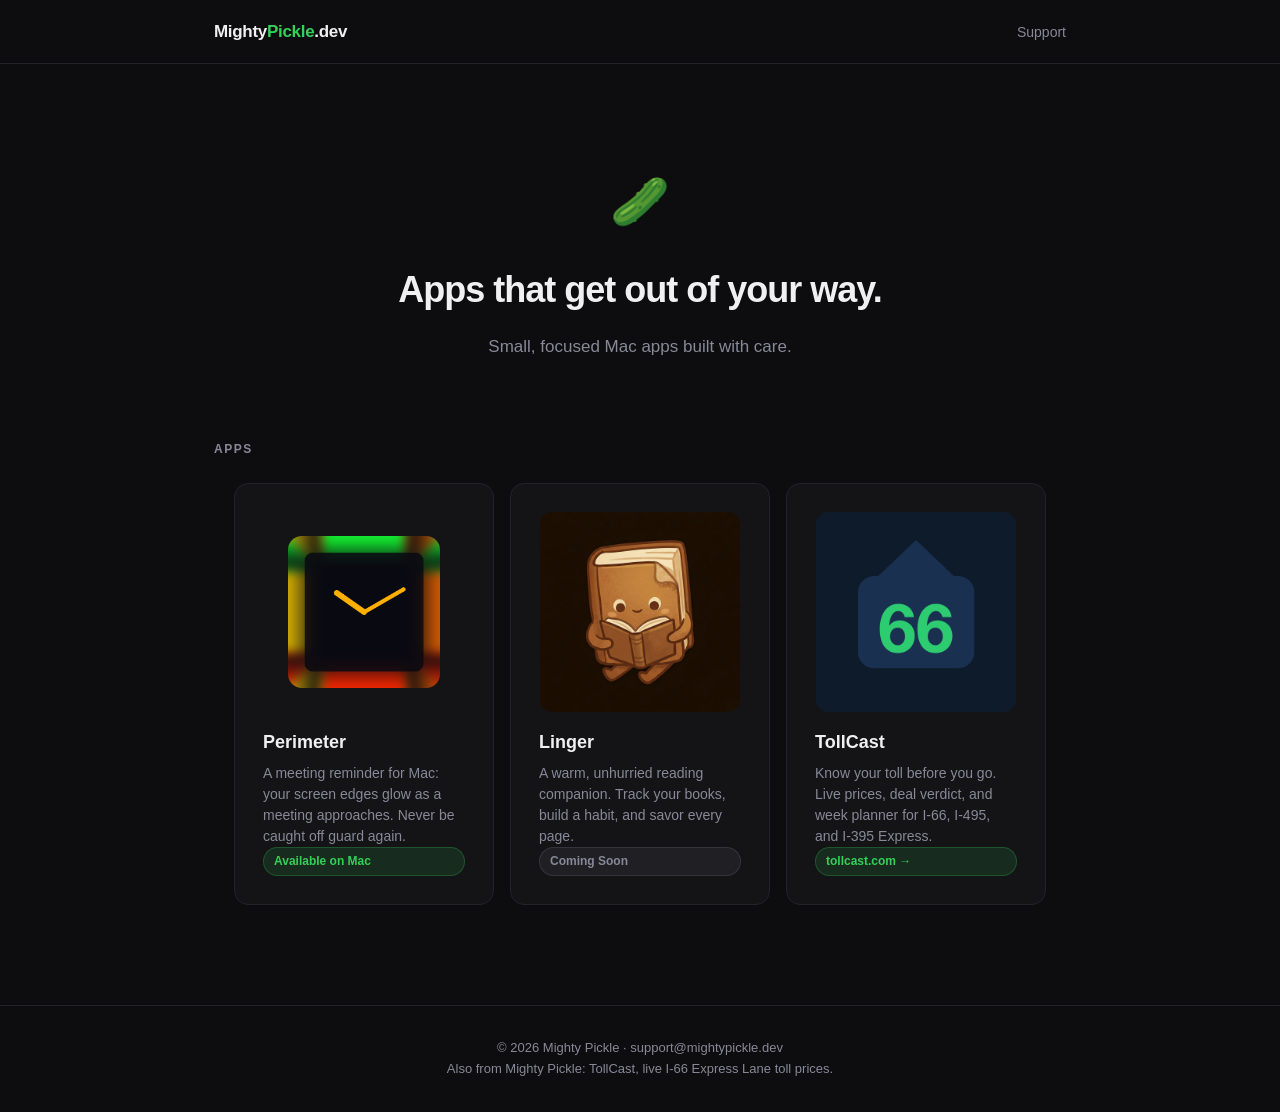
<file: index.html>
<!DOCTYPE html>
<html lang="en">
<head>
  <meta charset="UTF-8">
  <meta name="viewport" content="width=device-width, initial-scale=1.0">
  <title>Mighty Pickle — Perimeter Meeting Reminder for Mac, TollCast</title>
  <meta name="description" content="Small, focused Mac apps by Mighty Pickle, including Perimeter, the Mac meeting reminder that glows your screen edges as meetings approach.">
  <link rel="canonical" href="https://mightypickle.dev/">
  <link rel="stylesheet" href="/css/style.css">
  <!-- Cloudflare Web Analytics --><script defer src="https://static.cloudflareinsights.com/beacon.min.js" data-cf-beacon='{"token": "06ac57bcec62444bad0d1e1e214ded25"}'></script><!-- End Cloudflare Web Analytics -->
</head>
<body>

<nav>
  <div class="inner">
    <span class="wordmark">Mighty<span>Pickle</span>.dev</span>
    <ul>
      <li><a href="mailto:support@mightypickle.dev">Support</a></li>
    </ul>
  </div>
</nav>

<main>
  <section class="index-hero">
    <div class="pickle-logo">🥒</div>
    <h1>Apps that get out of your way.</h1>
    <p>Small, focused Mac apps built with care.</p>
  </section>

  <section class="apps-section">
    <div class="container">
      <h2>Apps</h2>
      <div class="app-grid">

        <a href="/perimeter/" class="app-card">
          <div class="icon"><img src="/perimeter/img/icon.png" alt="Perimeter icon" class="icon-perimeter"></div>
          <h3>Perimeter</h3>
          <p>A meeting reminder for Mac: your screen edges glow as a meeting approaches. Never be caught off guard again.</p>
          <span class="badge">Available on Mac</span>
        </a>

        <div class="app-card">
          <div class="icon"><img src="/linger/img/icon.png" alt="Linger icon"></div>
          <h3>Linger</h3>
          <p>A warm, unhurried reading companion. Track your books, build a habit, and savor every page.</p>
          <span class="badge coming-soon">Coming Soon</span>
        </div>

        <a href="https://tollcast.com" class="app-card">
          <div class="icon"><img src="/tollcast/img/icon.png" alt="TollCast icon"></div>
          <h3>TollCast</h3>
          <p>Know your toll before you go. Live prices, deal verdict, and week planner for I-66, I-495, and I-395 Express.</p>
          <span class="badge">tollcast.com →</span>
        </a>

      </div>
    </div>
  </section>
</main>

<footer>
  <p>© 2026 Mighty Pickle · <a href="mailto:support@mightypickle.dev">support@mightypickle.dev</a></p>
  <p>Also from Mighty Pickle: <a href="https://tollcast.com/">TollCast</a>, live I-66 Express Lane toll prices.</p>
</footer>

</body>
</html>
</file>
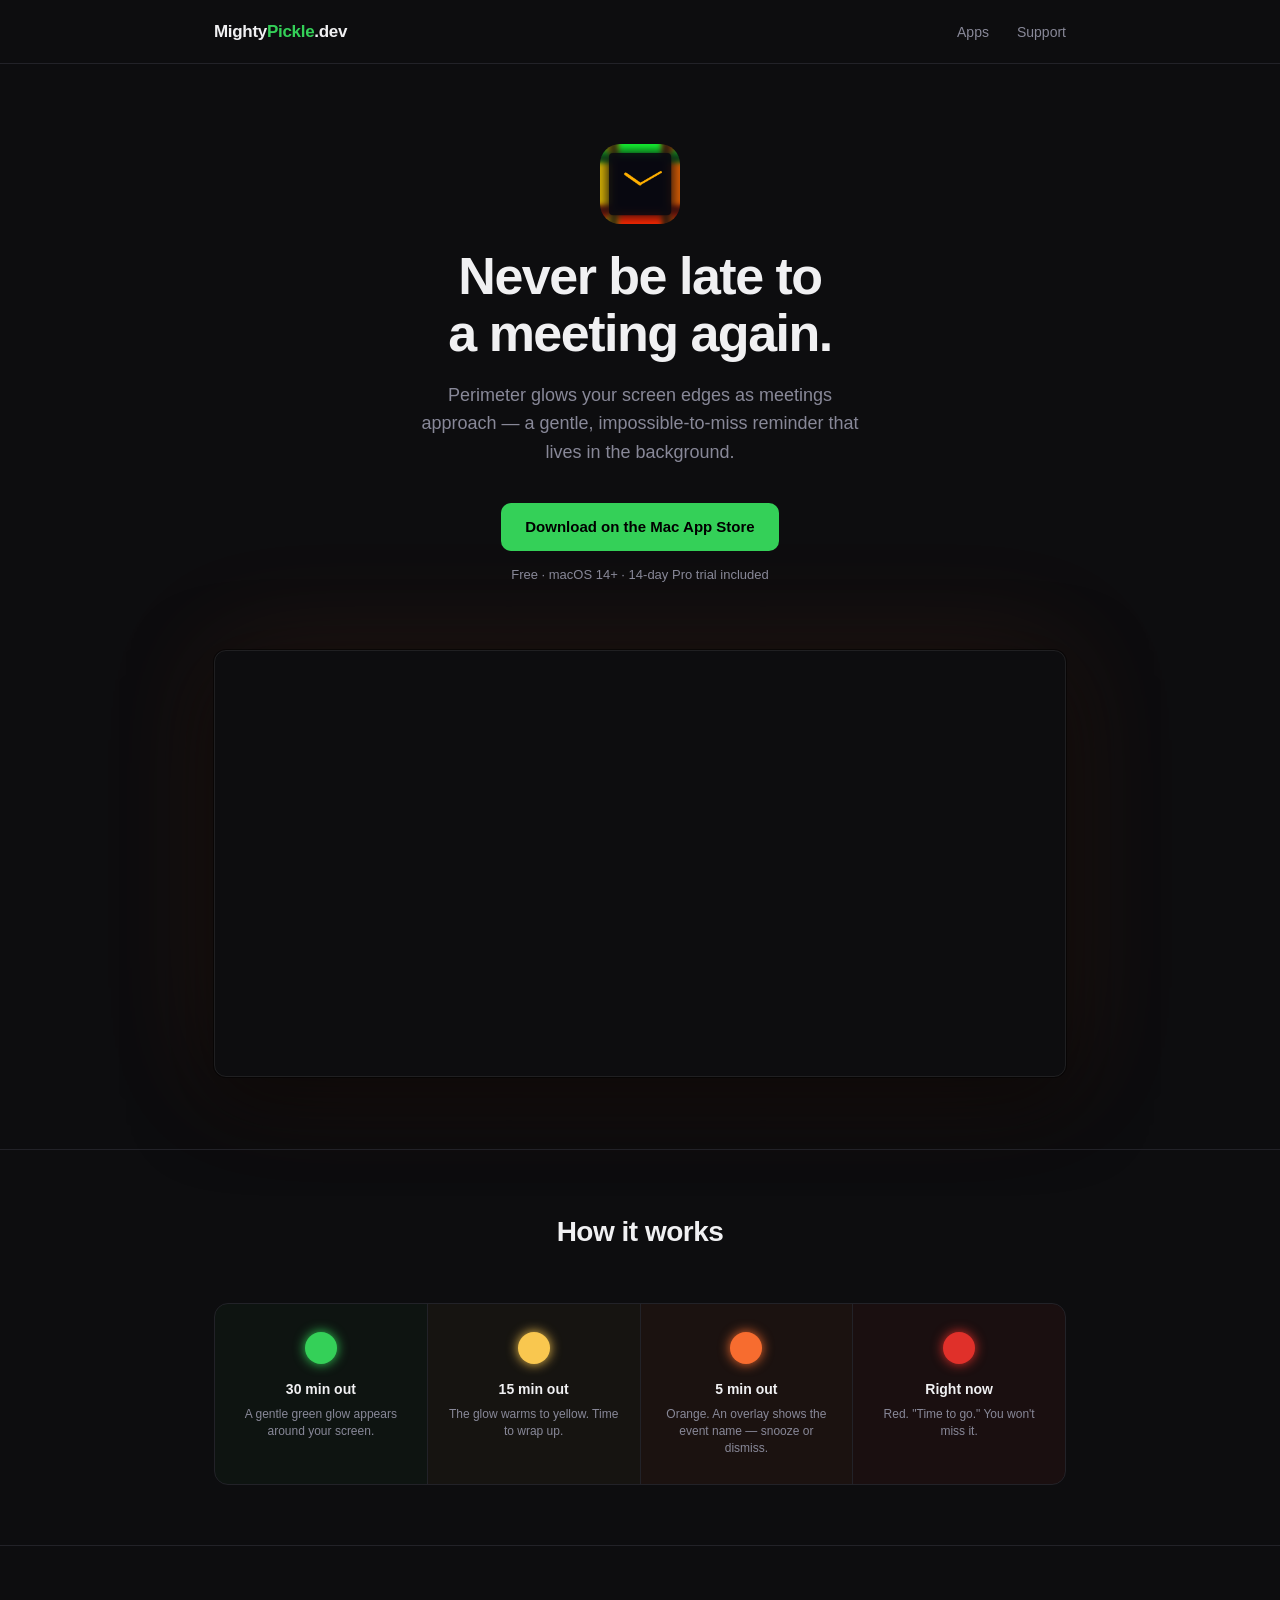
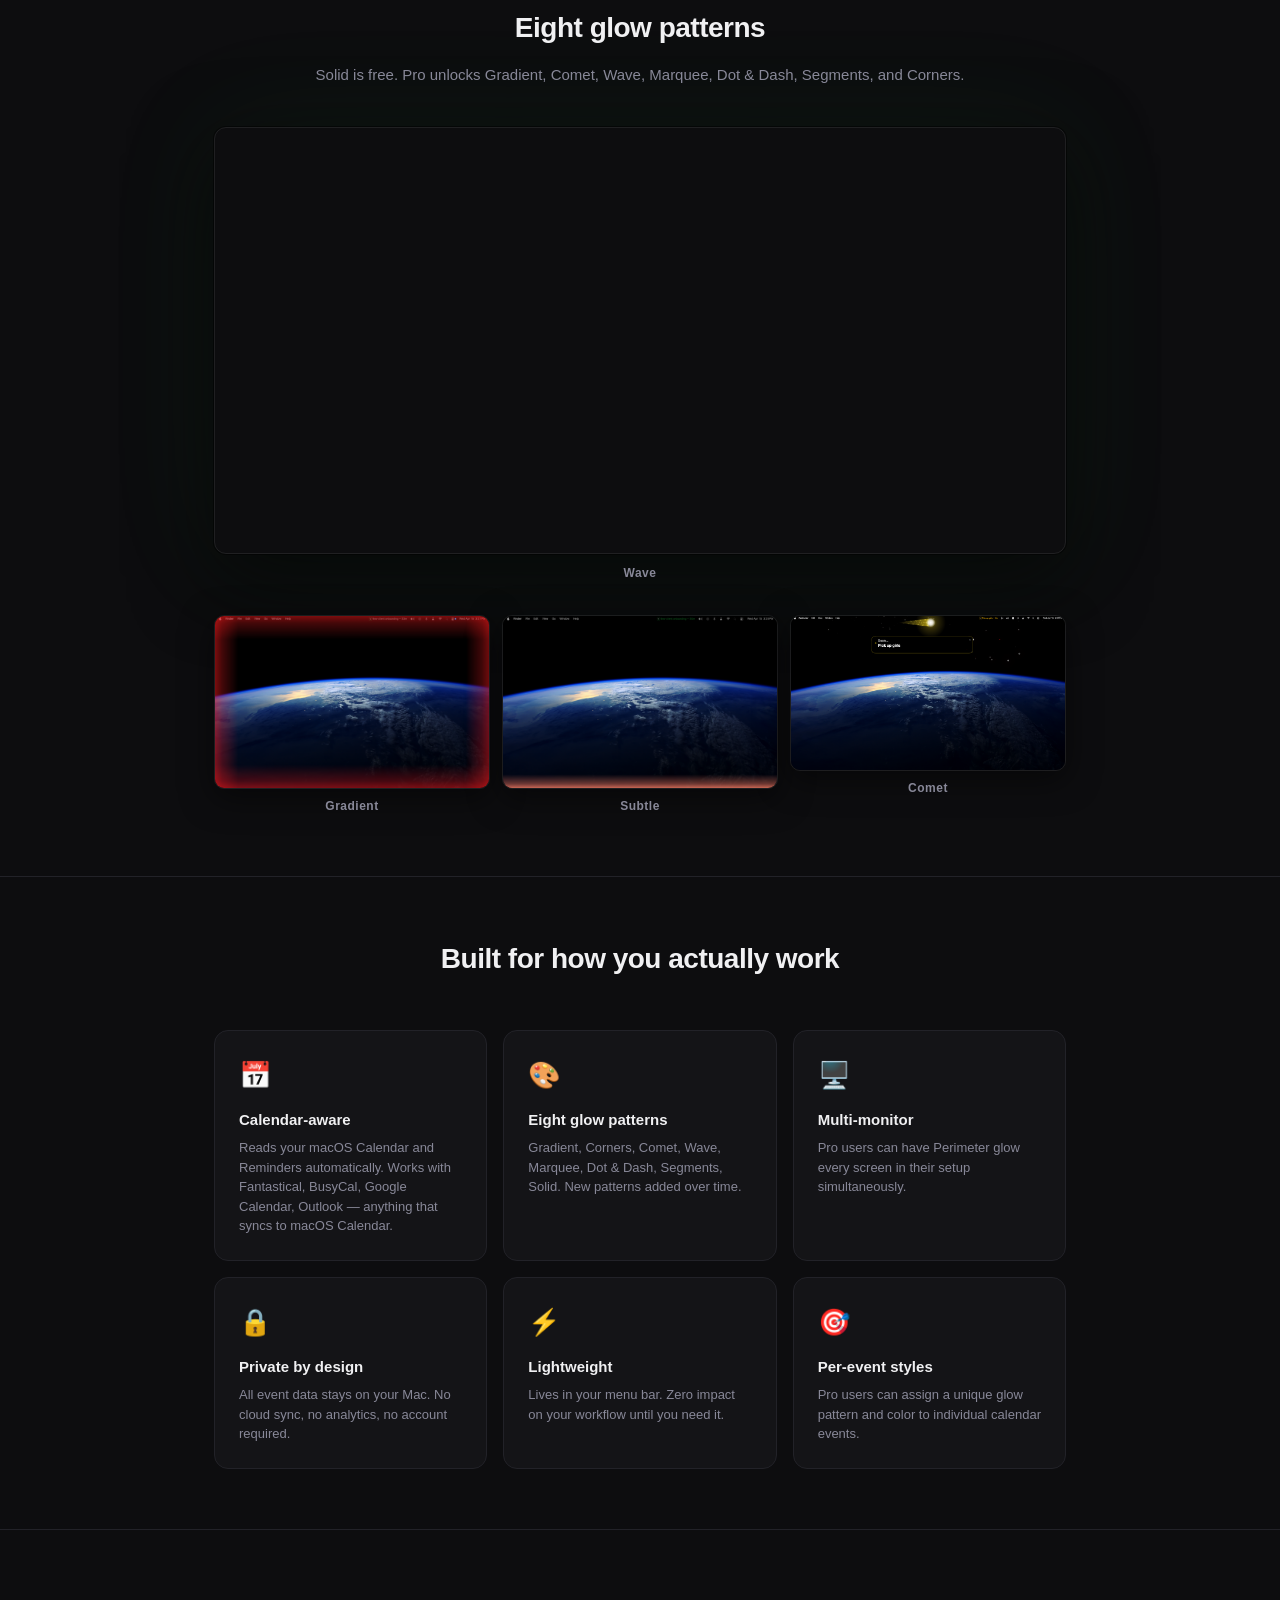
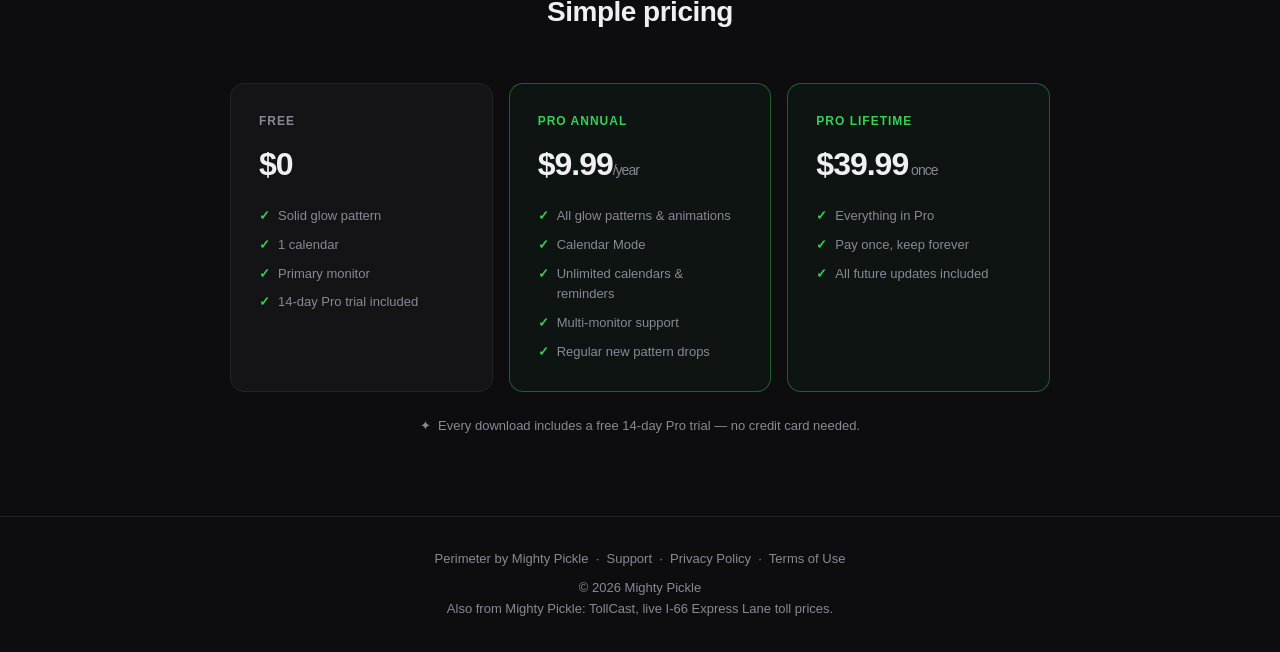
<file: perimeter/index.html>
<!DOCTYPE html>
<html lang="en">
<head>
  <meta charset="UTF-8">
  <meta name="viewport" content="width=device-width, initial-scale=1.0">
  <title>Perimeter — Meeting Reminder for Mac That Glows Your Screen Edges</title>
  <meta name="description" content="Perimeter is a Mac meeting reminder that glows your screen edges as calendar events approach — green to yellow to orange to red. A gentle, impossible-to-miss alert that never blocks your screen.">
  <link rel="canonical" href="https://mightypickle.dev/perimeter/">
  <script type="application/ld+json">
  {
    "@context": "https://schema.org",
    "@type": "SoftwareApplication",
    "name": "Perimeter: Meeting Reminder",
    "operatingSystem": "macOS",
    "applicationCategory": "ProductivityApplication",
    "description": "A Mac meeting reminder that glows your screen edges as calendar events and reminders approach.",
    "url": "https://mightypickle.dev/perimeter/",
    "downloadUrl": "https://apps.apple.com/app/id6762144321",
    "offers": { "@type": "Offer", "price": "0", "priceCurrency": "USD" },
    "publisher": { "@type": "Organization", "name": "Mighty Pickle", "url": "https://mightypickle.dev/" }
  }
  </script>

  <!-- Open Graph / Facebook -->
  <meta property="og:type"        content="website">
  <meta property="og:url"         content="https://mightypickle.dev/perimeter/">
  <meta property="og:title"       content="Perimeter — Never be late to a meeting again">
  <meta property="og:description" content="Perimeter glows your screen edges as meetings approach — green to yellow to orange to red. A gentle, impossible-to-miss reminder, built for Mac.">
  <meta property="og:image"       content="https://mightypickle.dev/perimeter/img/og-image.png">
  <meta property="og:image:width"  content="1200">
  <meta property="og:image:height" content="630">
  <meta property="og:site_name"   content="Mighty Pickle">

  <!-- Twitter / X -->
  <meta name="twitter:card"        content="summary_large_image">
  <meta name="twitter:title"       content="Perimeter — Never be late to a meeting again">
  <meta name="twitter:description" content="Perimeter glows your screen edges as meetings approach — green to yellow to orange to red. Built for Mac.">
  <meta name="twitter:image"       content="https://mightypickle.dev/perimeter/img/og-image.png">

  <link rel="stylesheet" href="/css/style.css">
  <style>
    /* ── Screenshot hero ── */
    .screenshot-hero {
      padding: 0 24px 72px;
      max-width: 900px;
      margin: 0 auto;
    }
    .screenshot-hero img,
    .screenshot-hero video {
      width: 100%;
      border-radius: 12px;
      border: 1px solid rgba(255,255,255,0.08);
      box-shadow:
        0 0 0 1px rgba(0,0,0,0.5),
        0 24px 80px rgba(0,0,0,0.6),
        0 0 120px rgba(247,108,47,0.12);
    }

    /* ── Patterns grid ── */
    .patterns-section {
      padding: 60px 0;
      border-top: 1px solid var(--border);
    }
    .patterns-section h2 {
      text-align: center;
      font-size: 28px;
      font-weight: 800;
      letter-spacing: -0.5px;
      margin-bottom: 12px;
    }
    .patterns-section .sub {
      text-align: center;
      color: var(--muted);
      font-size: 15px;
      margin-bottom: 40px;
    }
    .patterns-grid {
      display: grid;
      grid-template-columns: repeat(3, 1fr);
      gap: 12px;
      max-width: 900px;
      margin: 0 auto;
      padding: 0 24px;
    }
    .patterns-grid img,
    .patterns-grid video {
      width: 100%;
      border-radius: 10px;
      border: 1px solid rgba(255,255,255,0.07);
      box-shadow: 0 8px 32px rgba(0,0,0,0.5);
    }
    .pattern-label {
      text-align: center;
      font-size: 12px;
      font-weight: 600;
      color: var(--muted);
      margin-top: 8px;
      letter-spacing: 0.5px;
    }

    /* ── App icon in hero ── */
    .p-hero .app-icon-img {
      width: 80px;
      height: 80px;
      border-radius: 20px;
      margin: 0 auto 24px;
      display: block;
    }

    /* ── Featured pattern video (full-width, above grid) ── */
    .pattern-featured {
      max-width: 900px;
      margin: 0 auto 32px;
      padding: 0 24px;
    }
    .pattern-featured video {
      width: 100%;
      display: block;
      border-radius: 12px;
      border: 1px solid rgba(255,255,255,0.08);
      box-shadow:
        0 0 0 1px rgba(0,0,0,0.5),
        0 24px 80px rgba(0,0,0,0.6),
        0 0 120px rgba(52,208,88,0.08);
    }
    .pattern-featured-label {
      text-align: center;
      font-size: 12px;
      font-weight: 600;
      color: var(--muted);
      margin-top: 10px;
      letter-spacing: 0.5px;
    }

    /* ── Shared styles for screenshot and video hero ── */
    .screenshot-hero video {
      width: 100%;
      display: block;
    }

    @media (max-width: 600px) {
      .patterns-grid { grid-template-columns: 1fr; }
    }
  </style>
  <!-- Cloudflare Web Analytics --><script defer src="https://static.cloudflareinsights.com/beacon.min.js" data-cf-beacon='{"token": "06ac57bcec62444bad0d1e1e214ded25"}'></script><!-- End Cloudflare Web Analytics -->
</head>
<body>

<nav>
  <div class="inner">
    <a href="/" class="wordmark">Mighty<span>Pickle</span>.dev</a>
    <ul>
      <li><a href="/#apps">Apps</a></li>
      <li><a href="mailto:support@mightypickle.dev">Support</a></li>
    </ul>
  </div>
</nav>

<main>

  <!-- Hero -->
  <section class="p-hero">
    <img src="img/icon.png" class="app-icon-img" alt="Perimeter app icon">
    <h1>Never be late to<br>a meeting again.</h1>
    <p class="tagline">Perimeter glows your screen edges as meetings approach — a gentle, impossible-to-miss reminder that lives in the background.</p>
    <div class="btn-row">
      <a href="https://apps.apple.com/app/id6762144321" class="btn-primary" target="_blank" rel="noopener">
        Download on the Mac App Store
      </a>
    </div>
    <p style="margin-top:14px;font-size:13px;color:var(--muted);">Free · macOS 14+ · 14-day Pro trial included</p>
  </section>

  <!-- Hero video -->
  <div class="screenshot-hero">
    <video autoplay muted loop playsinline>
      <source src="img/video-yellow.mp4" type="video/mp4">
    </video>
  </div>

  <!-- How it works -->
  <section class="how-section">
    <div class="container">
      <h2>How it works</h2>
      <div class="glow-stages">
        <div class="stage stage-1">
          <div class="dot"></div>
          <h3>30 min out</h3>
          <p>A gentle green glow appears around your screen.</p>
        </div>
        <div class="stage stage-2">
          <div class="dot"></div>
          <h3>15 min out</h3>
          <p>The glow warms to yellow. Time to wrap up.</p>
        </div>
        <div class="stage stage-3">
          <div class="dot"></div>
          <h3>5 min out</h3>
          <p>Orange. An overlay shows the event name — snooze or dismiss.</p>
        </div>
        <div class="stage stage-4">
          <div class="dot"></div>
          <h3>Right now</h3>
          <p>Red. "Time to go." You won't miss it.</p>
        </div>
      </div>
    </div>
  </section>

  <!-- Patterns showcase -->
  <section class="patterns-section">
    <h2>Eight glow patterns</h2>
    <p class="sub">Solid is free. Pro unlocks Gradient, Comet, Wave, Marquee, Dot &amp; Dash, Segments, and Corners.</p>

    <!-- Featured: Wave video full-width -->
    <div class="pattern-featured">
      <video autoplay muted loop playsinline>
        <source src="img/video-waves.mp4" type="video/mp4">
      </video>
      <p class="pattern-featured-label">Wave</p>
    </div>

    <!-- 3-up grid -->
    <div class="patterns-grid">
      <div>
        <img src="img/screen-gradient.png" alt="Gradient pattern — red urgency glow around screen edges">
        <p class="pattern-label">Gradient</p>
      </div>
      <div>
        <img src="img/screen-wave-subtle.png" alt="Wave pattern — subtle glow along screen edge">
        <p class="pattern-label">Subtle</p>
      </div>
      <div>
        <img src="img/screen-comet.png" alt="Comet pattern — shooting comet orbiting screen edges">
        <p class="pattern-label">Comet</p>
      </div>
    </div>
  </section>

  <!-- Features -->
  <section class="features-section">
    <div class="container">
      <h2>Built for how you actually work</h2>
      <div class="features-grid">

        <div class="feature-card">
          <div class="fi">📅</div>
          <h3>Calendar-aware</h3>
          <p>Reads your macOS Calendar and Reminders automatically. Works with Fantastical, BusyCal, Google Calendar, Outlook — anything that syncs to macOS Calendar.</p>
        </div>

        <div class="feature-card">
          <div class="fi">🎨</div>
          <h3>Eight glow patterns</h3>
          <p>Gradient, Corners, Comet, Wave, Marquee, Dot &amp; Dash, Segments, Solid. New patterns added over time.</p>
        </div>

        <div class="feature-card">
          <div class="fi">🖥️</div>
          <h3>Multi-monitor</h3>
          <p>Pro users can have Perimeter glow every screen in their setup simultaneously.</p>
        </div>

        <div class="feature-card">
          <div class="fi">🔒</div>
          <h3>Private by design</h3>
          <p>All event data stays on your Mac. No cloud sync, no analytics, no account required.</p>
        </div>

        <div class="feature-card">
          <div class="fi">⚡</div>
          <h3>Lightweight</h3>
          <p>Lives in your menu bar. Zero impact on your workflow until you need it.</p>
        </div>

        <div class="feature-card">
          <div class="fi">🎯</div>
          <h3>Per-event styles</h3>
          <p>Pro users can assign a unique glow pattern and color to individual calendar events.</p>
        </div>

      </div>
    </div>
  </section>

  <!-- Pricing -->
  <section class="pricing-section">
    <div class="container">
      <h2>Simple pricing</h2>
      <div class="pricing-grid">

        <div class="price-card">
          <div class="tier">Free</div>
          <div class="amount">$0</div>
          <ul>
            <li>Solid glow pattern</li>
            <li>1 calendar</li>
            <li>Primary monitor</li>
            <li>14-day Pro trial included</li>
          </ul>
        </div>

        <div class="price-card pro">
          <div class="tier">Pro Annual</div>
          <div class="amount">$9.99<span>/year</span></div>
          <ul>
            <li>All glow patterns &amp; animations</li>
            <li>Calendar Mode</li>
            <li>Unlimited calendars &amp; reminders</li>
            <li>Multi-monitor support</li>
            <li>Regular new pattern drops</li>
          </ul>
        </div>

        <div class="price-card pro">
          <div class="tier">Pro Lifetime</div>
          <div class="amount">$39.99<span> once</span></div>
          <ul>
            <li>Everything in Pro</li>
            <li>Pay once, keep forever</li>
            <li>All future updates included</li>
          </ul>
        </div>

      </div>
      <p class="trial-note">✦ &nbsp;Every download includes a free 14-day Pro trial — no credit card needed.</p>
    </div>
  </section>

</main>

<footer>
  <p>
    Perimeter by <a href="/">Mighty Pickle</a> &nbsp;·&nbsp;
    <a href="mailto:support@mightypickle.dev">Support</a> &nbsp;·&nbsp;
    <a href="/perimeter/privacy.html">Privacy Policy</a> &nbsp;·&nbsp;
    <a href="/perimeter/terms.html">Terms of Use</a>
  </p>
  <p style="margin-top:8px;">© 2026 Mighty Pickle</p>
  <p>Also from Mighty Pickle: <a href="https://tollcast.com/">TollCast</a>, live I-66 Express Lane toll prices.</p>
</footer>

</body>
</html>
</file>
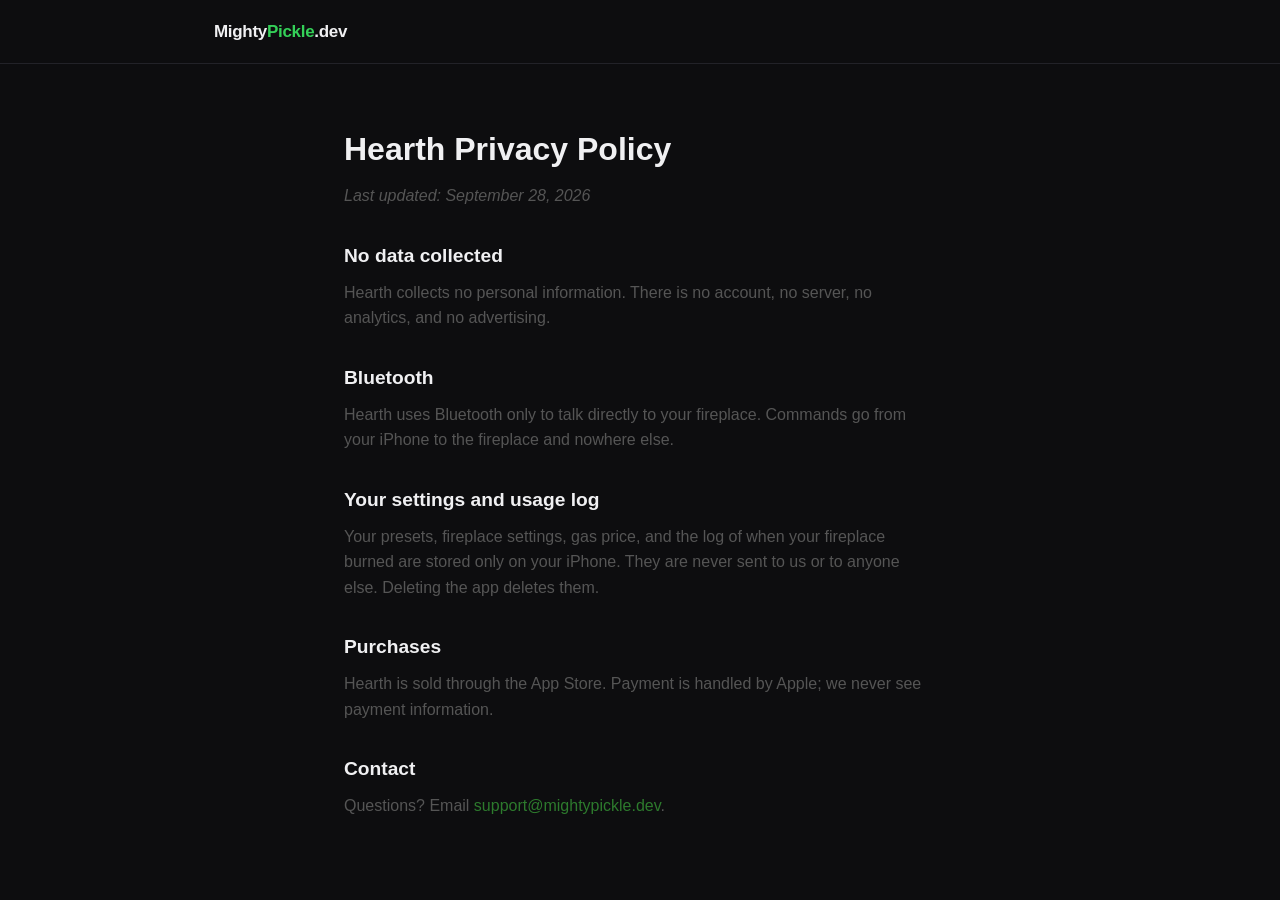
<file: hearth/privacy.html>
<!DOCTYPE html>
<html lang="en">
<head>
  <meta charset="UTF-8">
  <meta name="viewport" content="width=device-width, initial-scale=1.0">
  <title>Hearth Privacy Policy</title>
  <link rel="stylesheet" href="/css/style.css">
  <style>
    .privacy-content { max-width: 640px; margin: 60px auto; padding: 0 24px; }
    .privacy-content h1 { font-size: 2rem; margin-bottom: 8px; }
    .privacy-content h2 { font-size: 1.2rem; margin-top: 32px; margin-bottom: 8px; }
    .privacy-content p { color: #555; line-height: 1.6; margin-bottom: 16px; }
    .privacy-content a { color: #2d7a2d; }
  </style>
  <!-- Cloudflare Web Analytics --><script defer src="https://static.cloudflareinsights.com/beacon.min.js" data-cf-beacon='{"token": "06ac57bcec62444bad0d1e1e214ded25"}'></script><!-- End Cloudflare Web Analytics -->
</head>
<body>
<nav>
  <div class="inner">
    <span class="wordmark">Mighty<span>Pickle</span>.dev</span>
  </div>
</nav>
<main>
  <div class="privacy-content">
    <h1>Hearth Privacy Policy</h1>
    <p><em>Last updated: September 28, 2026</em></p>

    <h2>No data collected</h2>
    <p>Hearth collects no personal information. There is no account, no server, no analytics, and no advertising.</p>

    <h2>Bluetooth</h2>
    <p>Hearth uses Bluetooth only to talk directly to your fireplace. Commands go from your iPhone to the fireplace and nowhere else.</p>

    <h2>Your settings and usage log</h2>
    <p>Your presets, fireplace settings, gas price, and the log of when your fireplace burned are stored only on your iPhone. They are never sent to us or to anyone else. Deleting the app deletes them.</p>

    <h2>Purchases</h2>
    <p>Hearth is sold through the App Store. Payment is handled by Apple; we never see payment information.</p>

    <h2>Contact</h2>
    <p>Questions? Email <a href="mailto:support@mightypickle.dev">support@mightypickle.dev</a>.</p>
  </div>
</main>
</body>
</html>
</file>
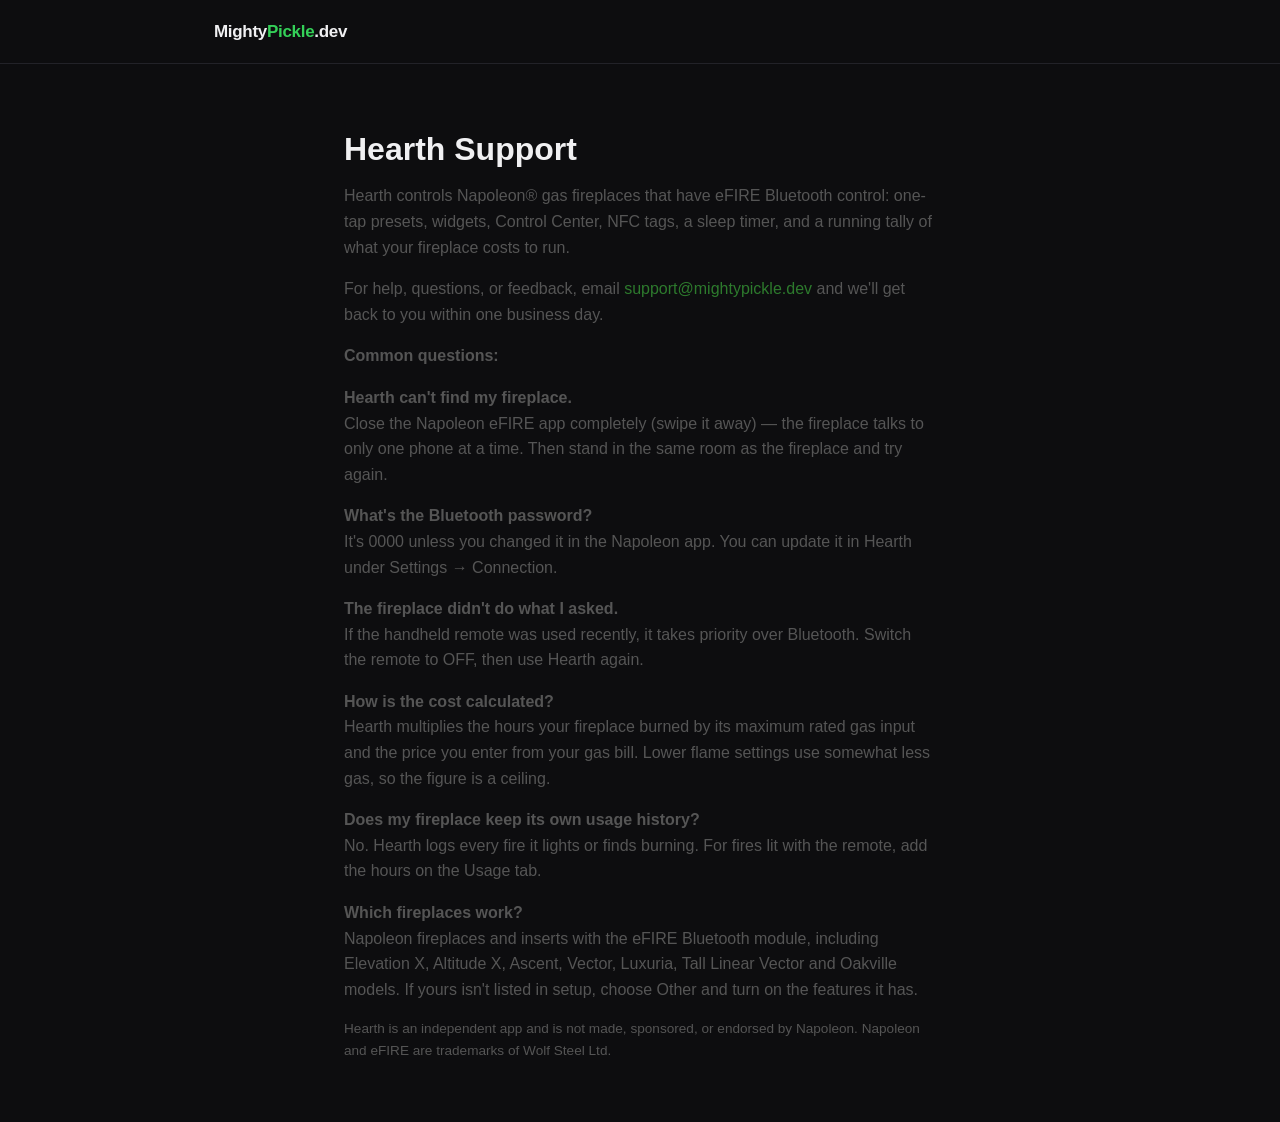
<file: hearth/support.html>
<!DOCTYPE html>
<html lang="en">
<head>
  <meta charset="UTF-8">
  <meta name="viewport" content="width=device-width, initial-scale=1.0">
  <title>Hearth Support</title>
  <link rel="stylesheet" href="/css/style.css">
  <style>
    .support-content { max-width: 640px; margin: 60px auto; padding: 0 24px; }
    .support-content h1 { font-size: 2rem; margin-bottom: 8px; }
    .support-content p { color: #555; line-height: 1.6; margin-bottom: 16px; }
    .support-content a { color: #2d7a2d; }
  </style>
  <!-- Cloudflare Web Analytics --><script defer src="https://static.cloudflareinsights.com/beacon.min.js" data-cf-beacon='{"token": "06ac57bcec62444bad0d1e1e214ded25"}'></script><!-- End Cloudflare Web Analytics -->
</head>
<body>
<nav>
  <div class="inner">
    <span class="wordmark">Mighty<span>Pickle</span>.dev</span>
  </div>
</nav>
<main>
  <div class="support-content">
    <h1>Hearth Support</h1>
    <p>Hearth controls Napoleon&reg; gas fireplaces that have eFIRE Bluetooth control: one-tap presets, widgets, Control Center, NFC tags, a sleep timer, and a running tally of what your fireplace costs to run.</p>
    <p>For help, questions, or feedback, email <a href="mailto:support@mightypickle.dev">support@mightypickle.dev</a> and we'll get back to you within one business day.</p>
    <p><strong>Common questions:</strong></p>
    <p><strong>Hearth can't find my fireplace.</strong><br>Close the Napoleon eFIRE app completely (swipe it away) &mdash; the fireplace talks to only one phone at a time. Then stand in the same room as the fireplace and try again.</p>
    <p><strong>What's the Bluetooth password?</strong><br>It's 0000 unless you changed it in the Napoleon app. You can update it in Hearth under Settings &rarr; Connection.</p>
    <p><strong>The fireplace didn't do what I asked.</strong><br>If the handheld remote was used recently, it takes priority over Bluetooth. Switch the remote to OFF, then use Hearth again.</p>
    <p><strong>How is the cost calculated?</strong><br>Hearth multiplies the hours your fireplace burned by its maximum rated gas input and the price you enter from your gas bill. Lower flame settings use somewhat less gas, so the figure is a ceiling.</p>
    <p><strong>Does my fireplace keep its own usage history?</strong><br>No. Hearth logs every fire it lights or finds burning. For fires lit with the remote, add the hours on the Usage tab.</p>
    <p><strong>Which fireplaces work?</strong><br>Napoleon fireplaces and inserts with the eFIRE Bluetooth module, including Elevation X, Altitude X, Ascent, Vector, Luxuria, Tall Linear Vector and Oakville models. If yours isn't listed in setup, choose Other and turn on the features it has.</p>
    <p style="font-size:0.85rem">Hearth is an independent app and is not made, sponsored, or endorsed by Napoleon. Napoleon and eFIRE are trademarks of Wolf Steel Ltd.</p>
  </div>
</main>
</body>
</html>
</file>
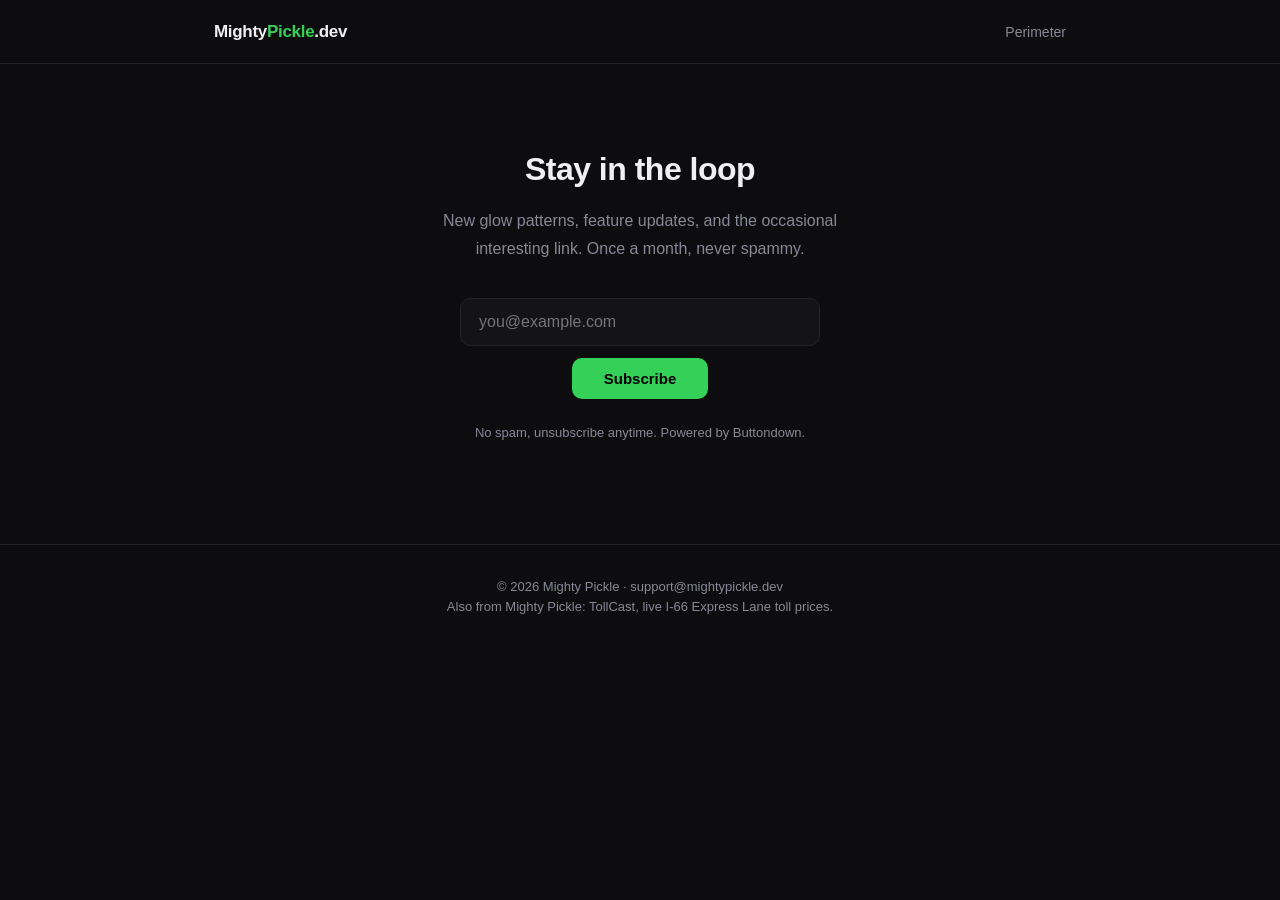
<file: perimeter/newsletter.html>
<!DOCTYPE html>
<html lang="en">
<head>
  <meta charset="UTF-8">
  <meta name="viewport" content="width=device-width, initial-scale=1.0">
  <title>Newsletter — Perimeter</title>
  <link rel="stylesheet" href="/css/style.css">
  <!-- Cloudflare Web Analytics --><script defer src="https://static.cloudflareinsights.com/beacon.min.js" data-cf-beacon='{"token": "06ac57bcec62444bad0d1e1e214ded25"}'></script><!-- End Cloudflare Web Analytics -->
</head>
<body>

<nav>
  <div class="inner">
    <a href="/" class="wordmark">Mighty<span>Pickle</span>.dev</a>
    <ul>
      <li><a href="/perimeter/">Perimeter</a></li>
    </ul>
  </div>
</nav>

<main>
  <div class="container" style="padding-top:80px;padding-bottom:100px;max-width:520px;text-align:center;">
    <h1 style="font-size:32px;font-weight:800;letter-spacing:-0.5px;margin-bottom:12px;">Stay in the loop</h1>
    <p style="color:var(--muted);font-size:16px;line-height:1.7;margin-bottom:36px;">New glow patterns, feature updates, and the occasional interesting link. Once a month, never spammy.</p>

    <form action="https://buttondown.com/api/emails/embed-subscribe/mightypickle" method="post" target="popupwindow" style="display:flex;flex-direction:column;gap:12px;align-items:center;">
      <input type="email" name="email" placeholder="you@example.com" required
        style="width:100%;max-width:360px;padding:14px 18px;border-radius:10px;border:1px solid var(--border);background:var(--surface);color:var(--text);font-size:16px;outline:none;">
      <button type="submit"
        style="padding:12px 32px;border-radius:10px;border:none;background:var(--accent);color:#000;font-size:15px;font-weight:700;cursor:pointer;transition:opacity 0.15s;">
        Subscribe
      </button>
    </form>

    <p style="color:var(--muted);font-size:13px;margin-top:24px;">No spam, unsubscribe anytime. Powered by Buttondown.</p>
  </div>
</main>

<footer>
  <p>&copy; 2026 Mighty Pickle &middot; <a href="mailto:support@mightypickle.dev">support@mightypickle.dev</a></p>
  <p>Also from Mighty Pickle: <a href="https://tollcast.com/">TollCast</a>, live I-66 Express Lane toll prices.</p>
</footer>

</body>
</html>
</file>
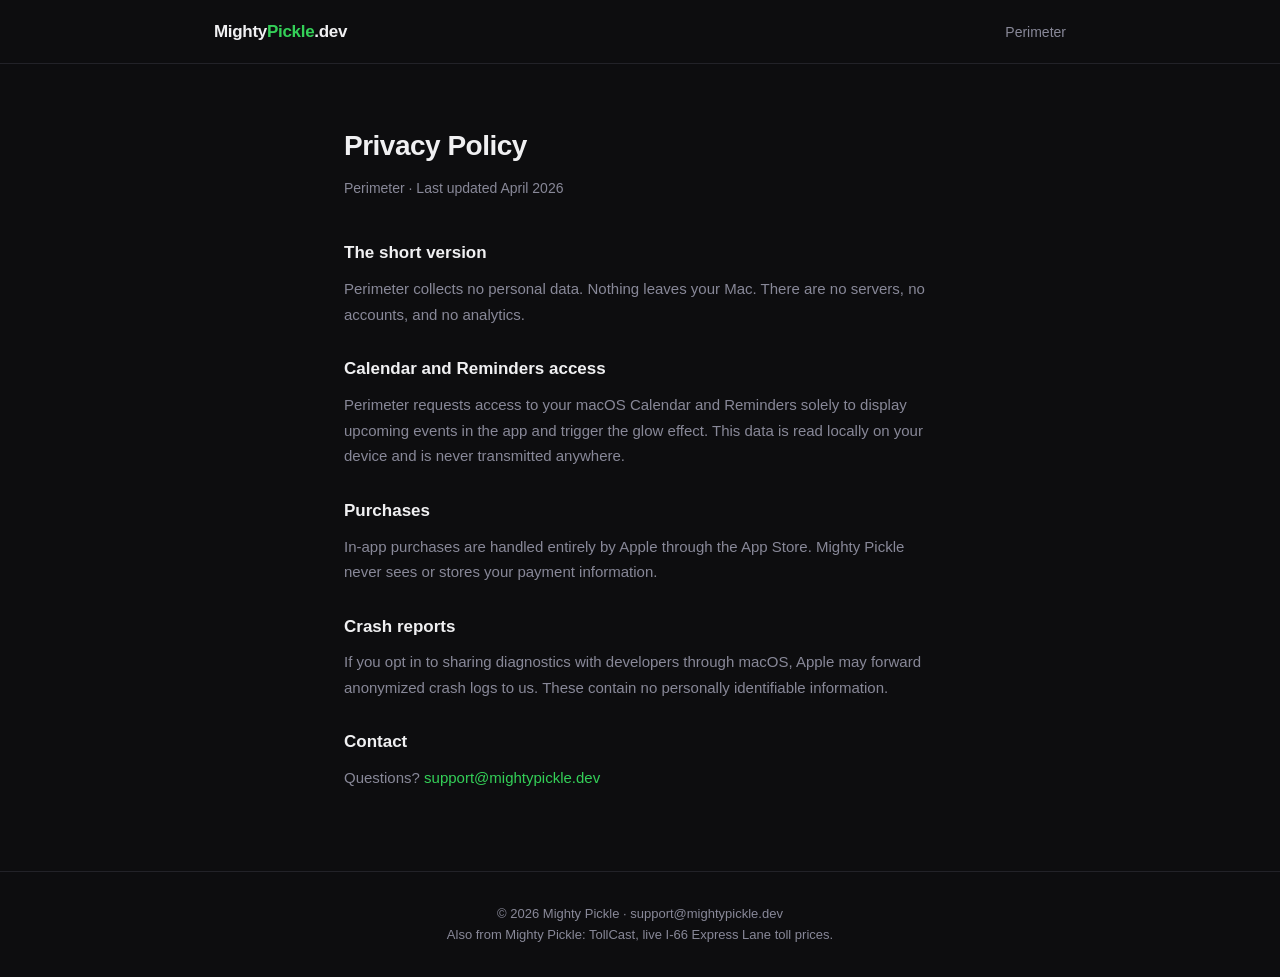
<file: perimeter/privacy.html>
<!DOCTYPE html>
<html lang="en">
<head>
  <meta charset="UTF-8">
  <meta name="viewport" content="width=device-width, initial-scale=1.0">
  <title>Privacy Policy — Perimeter</title>
  <link rel="stylesheet" href="/css/style.css">
  <!-- Cloudflare Web Analytics --><script defer src="https://static.cloudflareinsights.com/beacon.min.js" data-cf-beacon='{"token": "06ac57bcec62444bad0d1e1e214ded25"}'></script><!-- End Cloudflare Web Analytics -->
</head>
<body>

<nav>
  <div class="inner">
    <a href="/" class="wordmark">Mighty<span>Pickle</span>.dev</a>
    <ul>
      <li><a href="/perimeter/">Perimeter</a></li>
    </ul>
  </div>
</nav>

<main>
  <div class="container" style="padding-top:60px;padding-bottom:80px;max-width:640px;">
    <h1 style="font-size:28px;font-weight:800;letter-spacing:-0.5px;margin-bottom:8px;">Privacy Policy</h1>
    <p style="color:var(--muted);font-size:14px;margin-bottom:40px;">Perimeter · Last updated April 2026</p>

    <div style="display:flex;flex-direction:column;gap:28px;color:var(--muted);font-size:15px;line-height:1.7;">

      <section>
        <h2 style="color:var(--text);font-size:17px;margin-bottom:8px;">The short version</h2>
        <p>Perimeter collects no personal data. Nothing leaves your Mac. There are no servers, no accounts, and no analytics.</p>
      </section>

      <section>
        <h2 style="color:var(--text);font-size:17px;margin-bottom:8px;">Calendar and Reminders access</h2>
        <p>Perimeter requests access to your macOS Calendar and Reminders solely to display upcoming events in the app and trigger the glow effect. This data is read locally on your device and is never transmitted anywhere.</p>
      </section>

      <section>
        <h2 style="color:var(--text);font-size:17px;margin-bottom:8px;">Purchases</h2>
        <p>In-app purchases are handled entirely by Apple through the App Store. Mighty Pickle never sees or stores your payment information.</p>
      </section>

      <section>
        <h2 style="color:var(--text);font-size:17px;margin-bottom:8px;">Crash reports</h2>
        <p>If you opt in to sharing diagnostics with developers through macOS, Apple may forward anonymized crash logs to us. These contain no personally identifiable information.</p>
      </section>

      <section>
        <h2 style="color:var(--text);font-size:17px;margin-bottom:8px;">Contact</h2>
        <p>Questions? <a href="mailto:support@mightypickle.dev" style="color:var(--accent);">support@mightypickle.dev</a></p>
      </section>

    </div>
  </div>
</main>

<footer>
  <p>© 2026 Mighty Pickle · <a href="mailto:support@mightypickle.dev">support@mightypickle.dev</a></p>
  <p>Also from Mighty Pickle: <a href="https://tollcast.com/">TollCast</a>, live I-66 Express Lane toll prices.</p>
</footer>

</body>
</html>
</file>
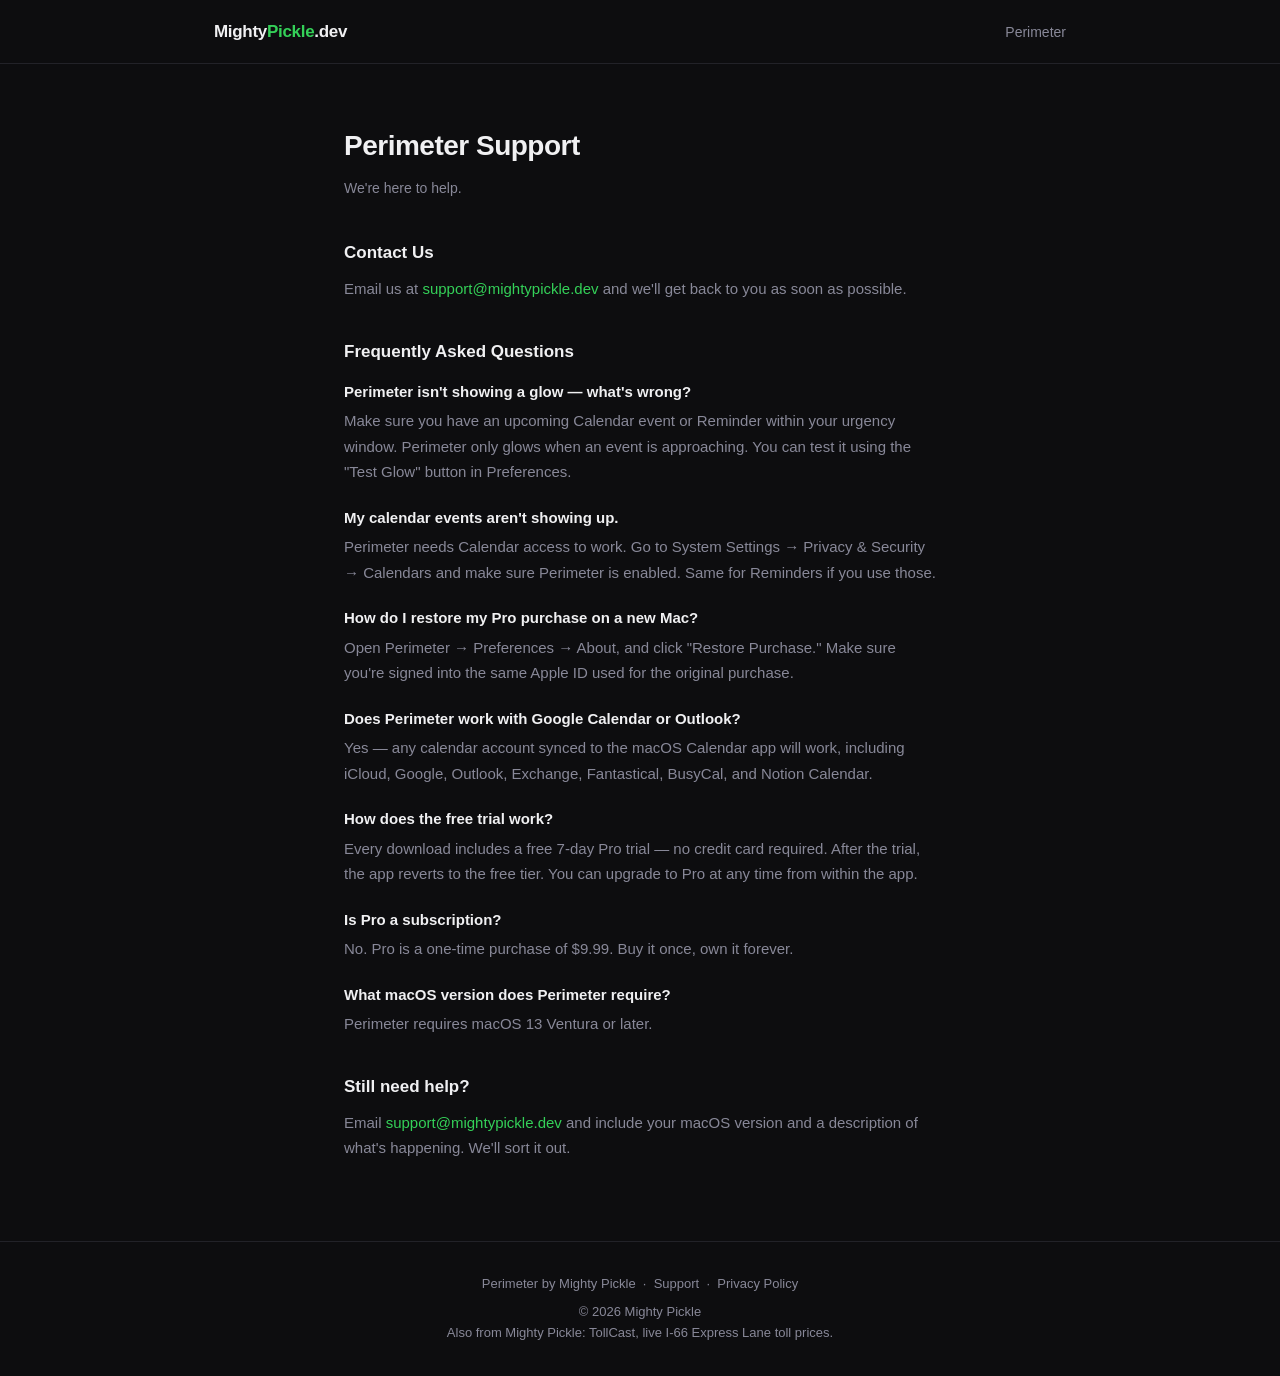
<file: perimeter/support.html>
<!DOCTYPE html>
<html lang="en">
<head>
  <meta charset="UTF-8">
  <meta name="viewport" content="width=device-width, initial-scale=1.0">
  <title>Support — Perimeter</title>
  <meta name="description" content="Get help with Perimeter: Screen Glow Timer for Mac.">
  <link rel="stylesheet" href="/css/style.css">
  <!-- Cloudflare Web Analytics --><script defer src="https://static.cloudflareinsights.com/beacon.min.js" data-cf-beacon='{"token": "06ac57bcec62444bad0d1e1e214ded25"}'></script><!-- End Cloudflare Web Analytics -->
</head>
<body>

<nav>
  <div class="inner">
    <a href="/" class="wordmark">Mighty<span>Pickle</span>.dev</a>
    <ul>
      <li><a href="/perimeter/">Perimeter</a></li>
    </ul>
  </div>
</nav>

<main>
  <div class="container" style="padding-top:60px;padding-bottom:80px;max-width:640px;">
    <h1 style="font-size:28px;font-weight:800;letter-spacing:-0.5px;margin-bottom:8px;">Perimeter Support</h1>
    <p style="color:var(--muted);font-size:14px;margin-bottom:40px;">We're here to help.</p>

    <div style="display:flex;flex-direction:column;gap:36px;color:var(--muted);font-size:15px;line-height:1.7;">

      <section>
        <h2 style="color:var(--text);font-size:17px;margin-bottom:8px;">Contact Us</h2>
        <p>Email us at <a href="mailto:support@mightypickle.dev" style="color:var(--accent);">support@mightypickle.dev</a> and we'll get back to you as soon as possible.</p>
      </section>

      <section>
        <h2 style="color:var(--text);font-size:17px;margin-bottom:12px;">Frequently Asked Questions</h2>

        <div style="display:flex;flex-direction:column;gap:20px;">

          <div>
            <p style="color:var(--text);font-weight:600;margin-bottom:4px;">Perimeter isn't showing a glow — what's wrong?</p>
            <p>Make sure you have an upcoming Calendar event or Reminder within your urgency window. Perimeter only glows when an event is approaching. You can test it using the "Test Glow" button in Preferences.</p>
          </div>

          <div>
            <p style="color:var(--text);font-weight:600;margin-bottom:4px;">My calendar events aren't showing up.</p>
            <p>Perimeter needs Calendar access to work. Go to System Settings → Privacy & Security → Calendars and make sure Perimeter is enabled. Same for Reminders if you use those.</p>
          </div>

          <div>
            <p style="color:var(--text);font-weight:600;margin-bottom:4px;">How do I restore my Pro purchase on a new Mac?</p>
            <p>Open Perimeter → Preferences → About, and click "Restore Purchase." Make sure you're signed into the same Apple ID used for the original purchase.</p>
          </div>

          <div>
            <p style="color:var(--text);font-weight:600;margin-bottom:4px;">Does Perimeter work with Google Calendar or Outlook?</p>
            <p>Yes — any calendar account synced to the macOS Calendar app will work, including iCloud, Google, Outlook, Exchange, Fantastical, BusyCal, and Notion Calendar.</p>
          </div>

          <div>
            <p style="color:var(--text);font-weight:600;margin-bottom:4px;">How does the free trial work?</p>
            <p>Every download includes a free 7-day Pro trial — no credit card required. After the trial, the app reverts to the free tier. You can upgrade to Pro at any time from within the app.</p>
          </div>

          <div>
            <p style="color:var(--text);font-weight:600;margin-bottom:4px;">Is Pro a subscription?</p>
            <p>No. Pro is a one-time purchase of $9.99. Buy it once, own it forever.</p>
          </div>

          <div>
            <p style="color:var(--text);font-weight:600;margin-bottom:4px;">What macOS version does Perimeter require?</p>
            <p>Perimeter requires macOS 13 Ventura or later.</p>
          </div>

        </div>
      </section>

      <section>
        <h2 style="color:var(--text);font-size:17px;margin-bottom:8px;">Still need help?</h2>
        <p>Email <a href="mailto:support@mightypickle.dev" style="color:var(--accent);">support@mightypickle.dev</a> and include your macOS version and a description of what's happening. We'll sort it out.</p>
      </section>

    </div>
  </div>
</main>

<footer>
  <p>
    Perimeter by <a href="/">Mighty Pickle</a> &nbsp;·&nbsp;
    <a href="mailto:support@mightypickle.dev">Support</a> &nbsp;·&nbsp;
    <a href="/perimeter/privacy.html">Privacy Policy</a>
  </p>
  <p style="margin-top:8px;">© 2026 Mighty Pickle</p>
  <p>Also from Mighty Pickle: <a href="https://tollcast.com/">TollCast</a>, live I-66 Express Lane toll prices.</p>
</footer>

</body>
</html>
</file>
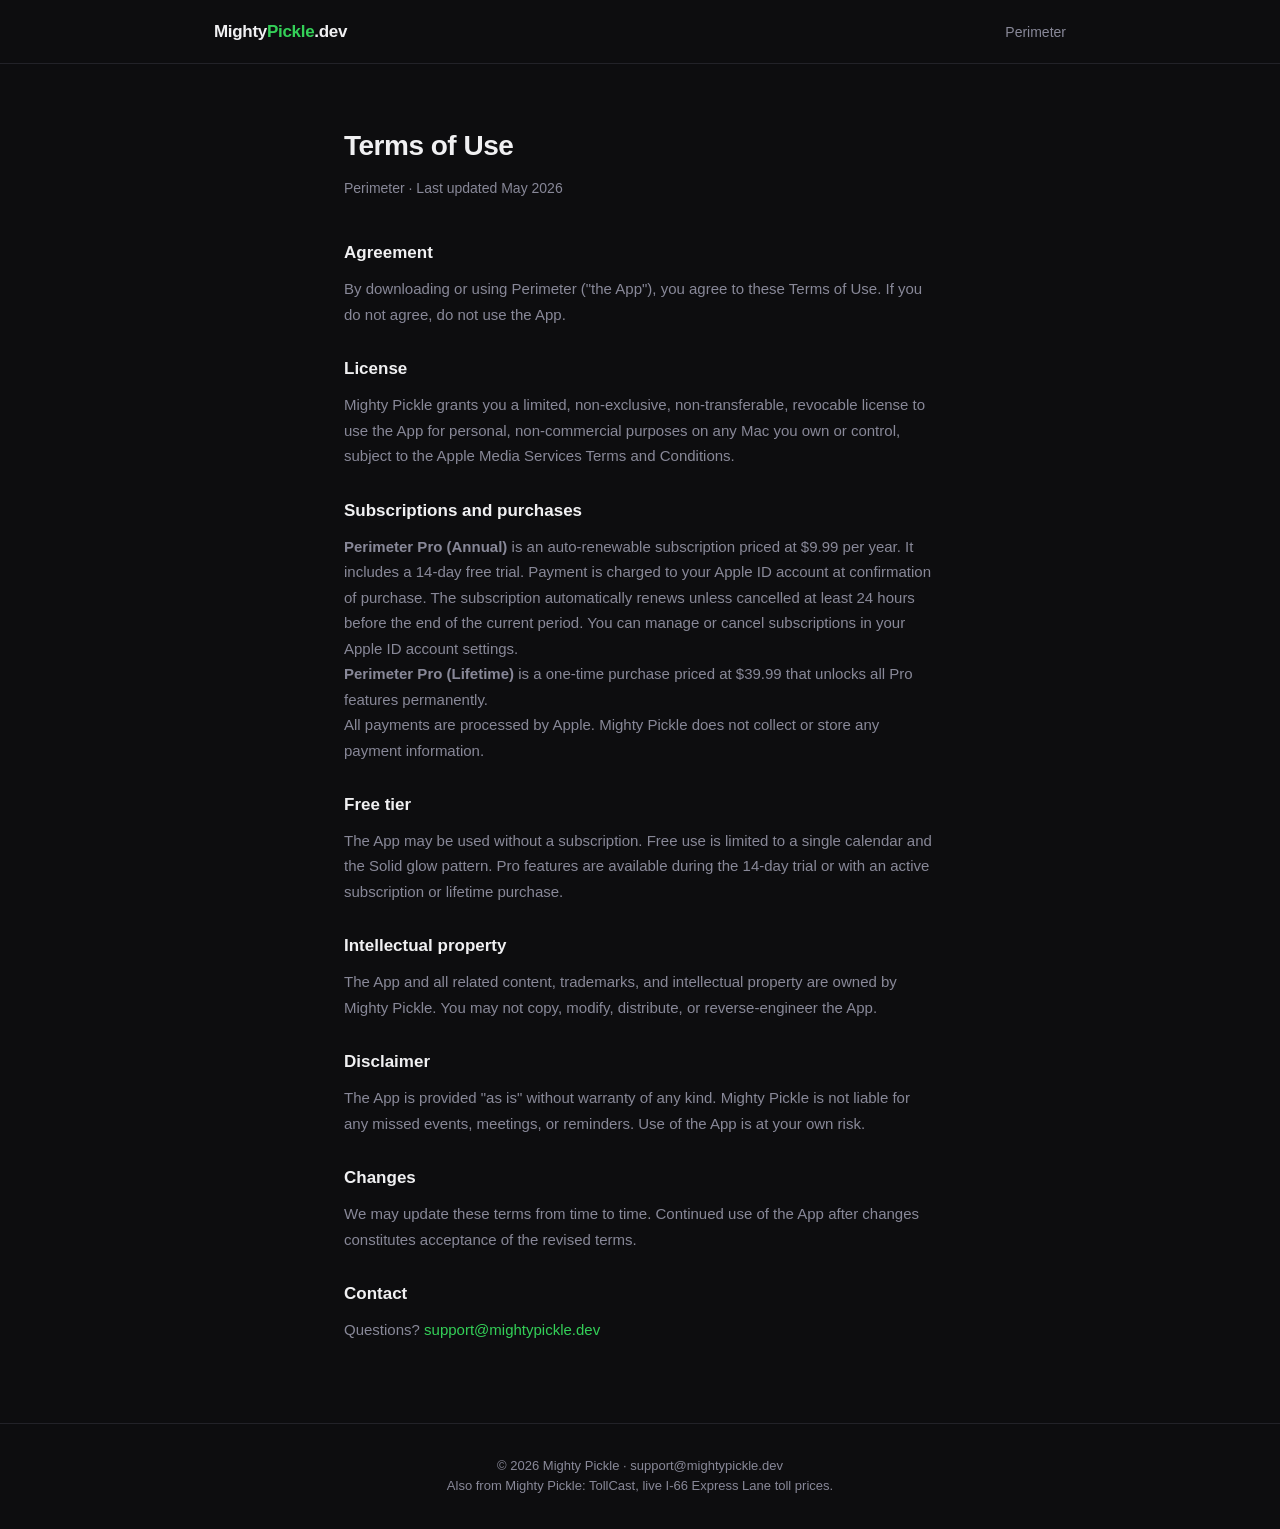
<file: perimeter/terms.html>
<!DOCTYPE html>
<html lang="en">
<head>
  <meta charset="UTF-8">
  <meta name="viewport" content="width=device-width, initial-scale=1.0">
  <title>Terms of Use — Perimeter</title>
  <link rel="stylesheet" href="/css/style.css">
  <!-- Cloudflare Web Analytics --><script defer src="https://static.cloudflareinsights.com/beacon.min.js" data-cf-beacon='{"token": "06ac57bcec62444bad0d1e1e214ded25"}'></script><!-- End Cloudflare Web Analytics -->
</head>
<body>

<nav>
  <div class="inner">
    <a href="/" class="wordmark">Mighty<span>Pickle</span>.dev</a>
    <ul>
      <li><a href="/perimeter/">Perimeter</a></li>
    </ul>
  </div>
</nav>

<main>
  <div class="container" style="padding-top:60px;padding-bottom:80px;max-width:640px;">
    <h1 style="font-size:28px;font-weight:800;letter-spacing:-0.5px;margin-bottom:8px;">Terms of Use</h1>
    <p style="color:var(--muted);font-size:14px;margin-bottom:40px;">Perimeter · Last updated May 2026</p>

    <div style="display:flex;flex-direction:column;gap:28px;color:var(--muted);font-size:15px;line-height:1.7;">

      <section>
        <h2 style="color:var(--text);font-size:17px;margin-bottom:8px;">Agreement</h2>
        <p>By downloading or using Perimeter ("the App"), you agree to these Terms of Use. If you do not agree, do not use the App.</p>
      </section>

      <section>
        <h2 style="color:var(--text);font-size:17px;margin-bottom:8px;">License</h2>
        <p>Mighty Pickle grants you a limited, non-exclusive, non-transferable, revocable license to use the App for personal, non-commercial purposes on any Mac you own or control, subject to the Apple Media Services Terms and Conditions.</p>
      </section>

      <section>
        <h2 style="color:var(--text);font-size:17px;margin-bottom:8px;">Subscriptions and purchases</h2>
        <p><strong>Perimeter Pro (Annual)</strong> is an auto-renewable subscription priced at $9.99 per year. It includes a 14-day free trial. Payment is charged to your Apple ID account at confirmation of purchase. The subscription automatically renews unless cancelled at least 24 hours before the end of the current period. You can manage or cancel subscriptions in your Apple ID account settings.</p>
        <p><strong>Perimeter Pro (Lifetime)</strong> is a one-time purchase priced at $39.99 that unlocks all Pro features permanently.</p>
        <p>All payments are processed by Apple. Mighty Pickle does not collect or store any payment information.</p>
      </section>

      <section>
        <h2 style="color:var(--text);font-size:17px;margin-bottom:8px;">Free tier</h2>
        <p>The App may be used without a subscription. Free use is limited to a single calendar and the Solid glow pattern. Pro features are available during the 14-day trial or with an active subscription or lifetime purchase.</p>
      </section>

      <section>
        <h2 style="color:var(--text);font-size:17px;margin-bottom:8px;">Intellectual property</h2>
        <p>The App and all related content, trademarks, and intellectual property are owned by Mighty Pickle. You may not copy, modify, distribute, or reverse-engineer the App.</p>
      </section>

      <section>
        <h2 style="color:var(--text);font-size:17px;margin-bottom:8px;">Disclaimer</h2>
        <p>The App is provided "as is" without warranty of any kind. Mighty Pickle is not liable for any missed events, meetings, or reminders. Use of the App is at your own risk.</p>
      </section>

      <section>
        <h2 style="color:var(--text);font-size:17px;margin-bottom:8px;">Changes</h2>
        <p>We may update these terms from time to time. Continued use of the App after changes constitutes acceptance of the revised terms.</p>
      </section>

      <section>
        <h2 style="color:var(--text);font-size:17px;margin-bottom:8px;">Contact</h2>
        <p>Questions? <a href="mailto:support@mightypickle.dev" style="color:var(--accent);">support@mightypickle.dev</a></p>
      </section>

    </div>
  </div>
</main>

<footer>
  <p>© 2026 Mighty Pickle · <a href="mailto:support@mightypickle.dev">support@mightypickle.dev</a></p>
  <p>Also from Mighty Pickle: <a href="https://tollcast.com/">TollCast</a>, live I-66 Express Lane toll prices.</p>
</footer>

</body>
</html>
</file>
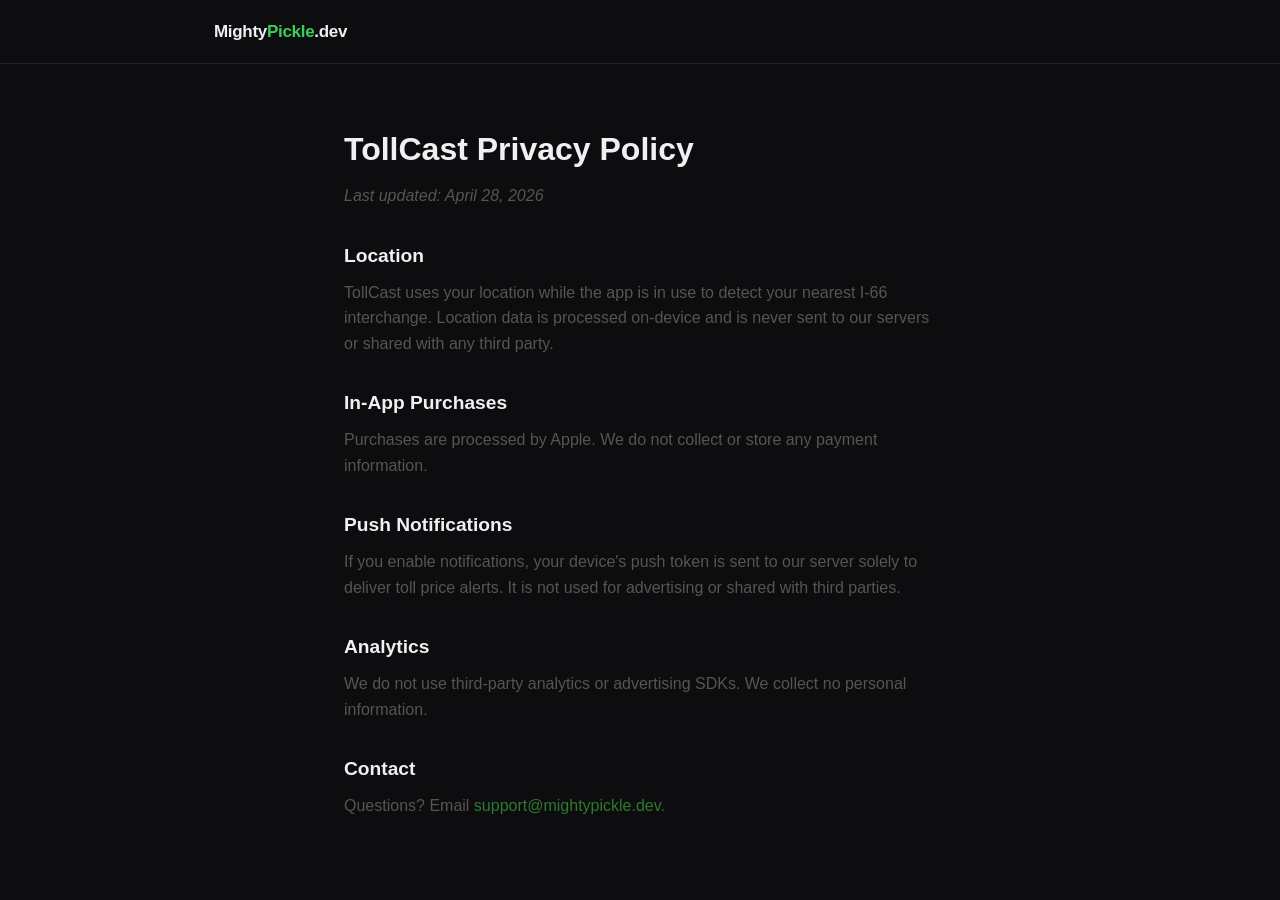
<file: tollcast/privacy.html>
<!DOCTYPE html>
<html lang="en">
<head>
  <meta charset="UTF-8">
  <meta name="viewport" content="width=device-width, initial-scale=1.0">
  <title>TollCast Privacy Policy</title>
  <link rel="stylesheet" href="/css/style.css">
  <style>
    .privacy-content { max-width: 640px; margin: 60px auto; padding: 0 24px; }
    .privacy-content h1 { font-size: 2rem; margin-bottom: 8px; }
    .privacy-content h2 { font-size: 1.2rem; margin-top: 32px; margin-bottom: 8px; }
    .privacy-content p { color: #555; line-height: 1.6; margin-bottom: 16px; }
    .privacy-content a { color: #2d7a2d; }
  </style>
  <!-- Cloudflare Web Analytics --><script defer src="https://static.cloudflareinsights.com/beacon.min.js" data-cf-beacon='{"token": "06ac57bcec62444bad0d1e1e214ded25"}'></script><!-- End Cloudflare Web Analytics -->
</head>
<body>
<nav>
  <div class="inner">
    <span class="wordmark">Mighty<span>Pickle</span>.dev</span>
  </div>
</nav>
<main>
  <div class="privacy-content">
    <h1>TollCast Privacy Policy</h1>
    <p><em>Last updated: April 28, 2026</em></p>

    <h2>Location</h2>
    <p>TollCast uses your location while the app is in use to detect your nearest I-66 interchange. Location data is processed on-device and is never sent to our servers or shared with any third party.</p>

    <h2>In-App Purchases</h2>
    <p>Purchases are processed by Apple. We do not collect or store any payment information.</p>

    <h2>Push Notifications</h2>
    <p>If you enable notifications, your device's push token is sent to our server solely to deliver toll price alerts. It is not used for advertising or shared with third parties.</p>

    <h2>Analytics</h2>
    <p>We do not use third-party analytics or advertising SDKs. We collect no personal information.</p>

    <h2>Contact</h2>
    <p>Questions? Email <a href="mailto:support@mightypickle.dev">support@mightypickle.dev</a>.</p>
  </div>
</main>
</body>
</html>
</file>
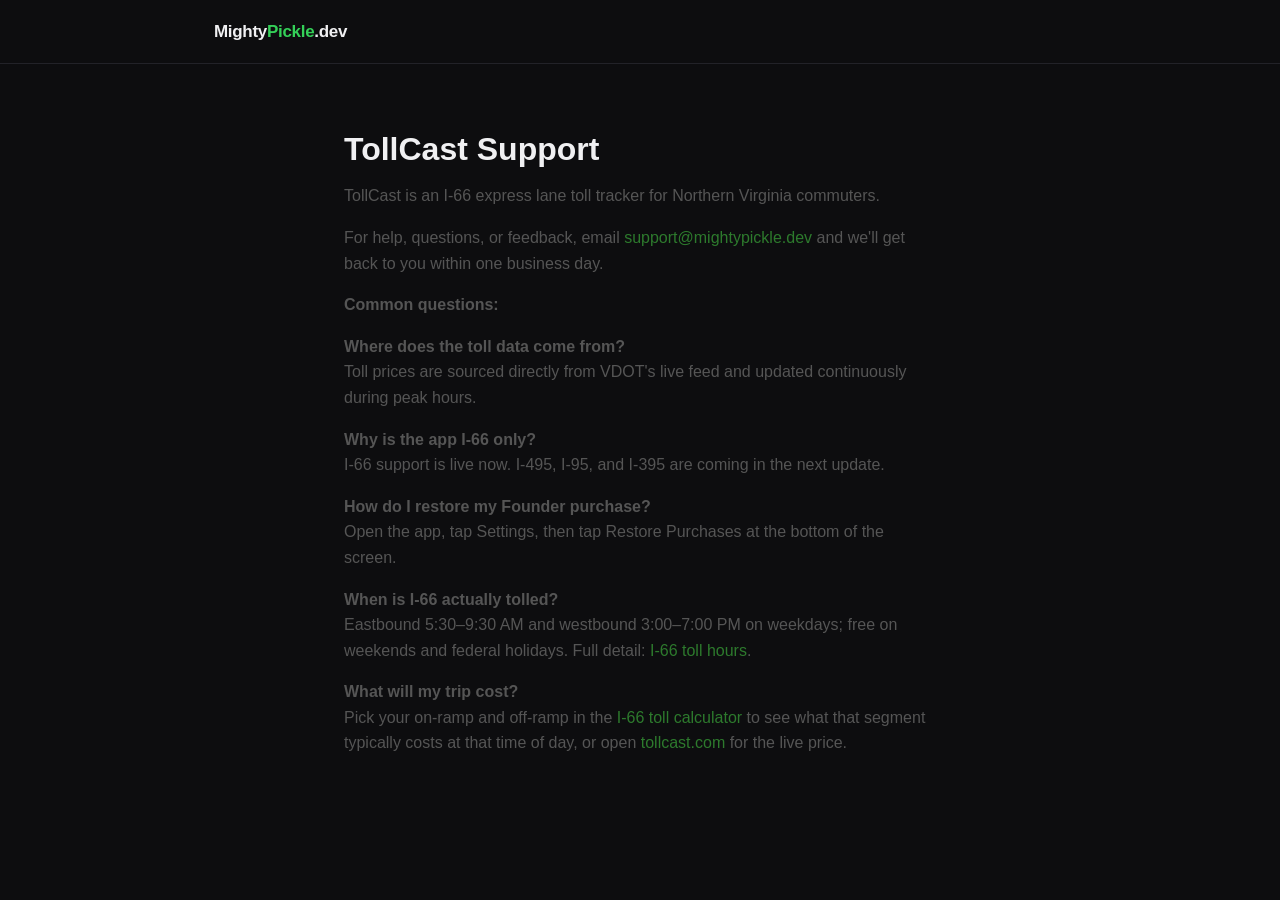
<file: tollcast/support.html>
<!DOCTYPE html>
<html lang="en">
<head>
  <meta charset="UTF-8">
  <meta name="viewport" content="width=device-width, initial-scale=1.0">
  <title>TollCast Support</title>
  <link rel="stylesheet" href="/css/style.css">
  <style>
    .support-content { max-width: 640px; margin: 60px auto; padding: 0 24px; }
    .support-content h1 { font-size: 2rem; margin-bottom: 8px; }
    .support-content p { color: #555; line-height: 1.6; margin-bottom: 16px; }
    .support-content a { color: #2d7a2d; }
  </style>
  <!-- Cloudflare Web Analytics --><script defer src="https://static.cloudflareinsights.com/beacon.min.js" data-cf-beacon='{"token": "06ac57bcec62444bad0d1e1e214ded25"}'></script><!-- End Cloudflare Web Analytics -->
</head>
<body>
<nav>
  <div class="inner">
    <span class="wordmark">Mighty<span>Pickle</span>.dev</span>
  </div>
</nav>
<main>
  <div class="support-content">
    <h1>TollCast Support</h1>
    <p>TollCast is an I-66 express lane toll tracker for Northern Virginia commuters.</p>
    <p>For help, questions, or feedback, email <a href="mailto:support@mightypickle.dev">support@mightypickle.dev</a> and we'll get back to you within one business day.</p>
    <p><strong>Common questions:</strong></p>
    <p><strong>Where does the toll data come from?</strong><br>Toll prices are sourced directly from VDOT's live feed and updated continuously during peak hours.</p>
    <p><strong>Why is the app I-66 only?</strong><br>I-66 support is live now. I-495, I-95, and I-395 are coming in the next update.</p>
    <p><strong>How do I restore my Founder purchase?</strong><br>Open the app, tap Settings, then tap Restore Purchases at the bottom of the screen.</p>
    <p><strong>When is I-66 actually tolled?</strong><br>Eastbound 5:30&ndash;9:30 AM and westbound 3:00&ndash;7:00 PM on weekdays; free on weekends and federal holidays. Full detail: <a href="https://tollcast.com/i66-toll-hours">I-66 toll hours</a>.</p>
    <p><strong>What will my trip cost?</strong><br>Pick your on-ramp and off-ramp in the <a href="https://tollcast.com/i66-toll-calculator">I-66 toll calculator</a> to see what that segment typically costs at that time of day, or open <a href="https://tollcast.com/">tollcast.com</a> for the live price.</p>
  </div>
</main>
</body>
</html>
</file>
<file: css/style.css>
/* ── Reset & Base ─────────────────────────────────────── */
*, *::before, *::after { box-sizing: border-box; margin: 0; padding: 0; }

:root {
  --bg:        #0d0d0f;
  --surface:   #141417;
  --border:    #222228;
  --text:      #f0f0f2;
  --muted:     #888898;
  --green:     #34d058;
  --yellow:    #f9c74f;
  --orange:    #f76c2f;
  --red:       #e0302a;
  --accent:    #34d058;
  --radius:    14px;
  --font:      -apple-system, BlinkMacSystemFont, "Segoe UI", sans-serif;
}

html { scroll-behavior: smooth; }

body {
  font-family: var(--font);
  background: var(--bg);
  color: var(--text);
  line-height: 1.6;
  -webkit-font-smoothing: antialiased;
}

a { color: inherit; text-decoration: none; }

img { display: block; max-width: 100%; }

/* ── Shared Layout ────────────────────────────────────── */
.container { max-width: 900px; margin: 0 auto; padding: 0 24px; }

/* ── Nav ──────────────────────────────────────────────── */
nav {
  border-bottom: 1px solid var(--border);
  padding: 18px 0;
}
nav .inner {
  display: flex;
  align-items: center;
  justify-content: space-between;
  max-width: 900px;
  margin: 0 auto;
  padding: 0 24px;
}
.wordmark {
  font-size: 17px;
  font-weight: 700;
  letter-spacing: -0.3px;
  color: var(--text);
}
.wordmark span { color: var(--accent); }
nav ul {
  list-style: none;
  display: flex;
  gap: 28px;
}
nav ul a {
  font-size: 14px;
  color: var(--muted);
  transition: color 0.15s;
}
nav ul a:hover { color: var(--text); }

/* ── Footer ───────────────────────────────────────────── */
footer {
  border-top: 1px solid var(--border);
  padding: 32px 0;
  text-align: center;
  color: var(--muted);
  font-size: 13px;
}
footer a { color: var(--muted); }
footer a:hover { color: var(--text); }

/* ── Index: Hero ──────────────────────────────────────── */
.index-hero {
  text-align: center;
  padding: 100px 24px 60px;
}
.index-hero .pickle-logo {
  font-size: 48px;
  margin-bottom: 20px;
}
.index-hero h1 {
  font-size: 36px;
  font-weight: 800;
  letter-spacing: -1px;
  margin-bottom: 14px;
}
.index-hero p {
  color: var(--muted);
  font-size: 17px;
  max-width: 440px;
  margin: 0 auto;
}

/* ── Index: App Grid ──────────────────────────────────── */
.apps-section { padding: 20px 0 100px; }
.apps-section h2 {
  font-size: 12px;
  font-weight: 600;
  letter-spacing: 1.5px;
  text-transform: uppercase;
  color: var(--muted);
  margin-bottom: 24px;
}
.app-grid {
  display: flex;
  flex-wrap: wrap;
  justify-content: center;
  gap: 16px;
}
.app-card {
  width: 260px;
  background: var(--surface);
  border: 1px solid var(--border);
  border-radius: var(--radius);
  padding: 28px;
  transition: border-color 0.15s, transform 0.15s;
  display: flex;
  flex-direction: column;
}
.app-card:hover {
  border-color: #444;
  transform: translateY(-2px);
}
.app-card .icon {
  height: 200px;
  display: flex;
  align-items: center;
  justify-content: center;
  margin-bottom: 16px;
}
.app-card h3 {
  font-size: 18px;
  font-weight: 700;
  margin-bottom: 6px;
}
.app-card p {
  font-size: 14px;
  color: var(--muted);
  line-height: 1.5;
}
.app-card .icon img {
  width: 100%;
  max-height: 200px;
  object-fit: contain;
  border-radius: 14px;
}
.app-card .icon img.icon-perimeter {
  width: 75%;
}
.app-card .badge {
  display: inline-block;
  margin-top: auto;
  padding-top: 16px;
  font-size: 12px;
  font-weight: 600;
  padding: 4px 10px;
  border-radius: 20px;
  background: rgba(52,208,88,0.12);
  color: var(--green);
  border: 1px solid rgba(52,208,88,0.25);
}
.app-card .badge.coming-soon {
  background: rgba(136,136,152,0.10);
  color: var(--muted);
  border-color: rgba(136,136,152,0.2);
}
div.app-card {
  cursor: default;
}
div.app-card:hover {
  border-color: var(--border);
  transform: none;
}

/* ── Perimeter: Hero ──────────────────────────────────── */
.p-hero {
  text-align: center;
  padding: 80px 24px 64px;
  position: relative;
}
.p-hero .app-icon {
  font-size: 72px;
  margin-bottom: 24px;
  line-height: 1;
}
.glow-ring {
  display: inline-block;
  padding: 16px;
  border-radius: 22px;
  background: linear-gradient(135deg, rgba(52,208,88,0.15), rgba(247,108,47,0.15));
  box-shadow: 0 0 40px rgba(52,208,88,0.2), 0 0 80px rgba(247,108,47,0.1);
  margin-bottom: 28px;
}
.p-hero h1 {
  font-size: clamp(34px, 6vw, 52px);
  font-weight: 800;
  letter-spacing: -1.5px;
  line-height: 1.1;
  margin-bottom: 18px;
}
.p-hero .tagline {
  font-size: 18px;
  color: var(--muted);
  max-width: 460px;
  margin: 0 auto 36px;
  line-height: 1.6;
}
.btn-row {
  display: flex;
  gap: 12px;
  justify-content: center;
  flex-wrap: wrap;
}
.btn-primary {
  display: inline-flex;
  align-items: center;
  gap: 8px;
  background: var(--accent);
  color: #000;
  font-weight: 700;
  font-size: 15px;
  padding: 12px 24px;
  border-radius: 10px;
  transition: opacity 0.15s;
}
.btn-primary:hover { opacity: 0.88; }
.btn-primary.btn-disabled { opacity: 0.5; cursor: default; pointer-events: none; }
.btn-secondary {
  display: inline-flex;
  align-items: center;
  gap: 8px;
  background: var(--surface);
  color: var(--text);
  font-weight: 600;
  font-size: 15px;
  padding: 12px 24px;
  border-radius: 10px;
  border: 1px solid var(--border);
  transition: border-color 0.15s;
}
.btn-secondary:hover { border-color: #555; }

/* ── Perimeter: How It Works ──────────────────────────── */
.how-section {
  padding: 60px 0;
  border-top: 1px solid var(--border);
}
.how-section h2 {
  text-align: center;
  font-size: 28px;
  font-weight: 800;
  letter-spacing: -0.5px;
  margin-bottom: 48px;
}
.glow-stages {
  display: flex;
  gap: 0;
  border: 1px solid var(--border);
  border-radius: var(--radius);
  overflow: hidden;
}
.stage {
  flex: 1;
  padding: 28px 20px;
  text-align: center;
  border-right: 1px solid var(--border);
}
.stage:last-child { border-right: none; }
.stage .dot {
  width: 32px;
  height: 32px;
  border-radius: 50%;
  margin: 0 auto 14px;
}
.stage h3 { font-size: 14px; font-weight: 700; margin-bottom: 6px; }
.stage p { font-size: 12px; color: var(--muted); line-height: 1.4; }

.stage-1 { background: rgba(52,208,88,0.04); }
.stage-1 .dot { background: var(--green); box-shadow: 0 0 12px var(--green); }
.stage-2 { background: rgba(249,199,79,0.04); }
.stage-2 .dot { background: var(--yellow); box-shadow: 0 0 12px var(--yellow); }
.stage-3 { background: rgba(247,108,47,0.06); }
.stage-3 .dot { background: var(--orange); box-shadow: 0 0 12px var(--orange); }
.stage-4 { background: rgba(224,48,42,0.06); }
.stage-4 .dot { background: var(--red); box-shadow: 0 0 12px var(--red); }

/* ── Perimeter: Features ──────────────────────────────── */
.features-section {
  padding: 60px 0;
  border-top: 1px solid var(--border);
}
.features-section h2 {
  text-align: center;
  font-size: 28px;
  font-weight: 800;
  letter-spacing: -0.5px;
  margin-bottom: 48px;
}
.features-grid {
  display: grid;
  grid-template-columns: repeat(auto-fill, minmax(240px, 1fr));
  gap: 16px;
}
.feature-card {
  background: var(--surface);
  border: 1px solid var(--border);
  border-radius: var(--radius);
  padding: 24px;
}
.feature-card .fi { font-size: 26px; margin-bottom: 12px; }
.feature-card h3 { font-size: 15px; font-weight: 700; margin-bottom: 6px; }
.feature-card p { font-size: 13px; color: var(--muted); line-height: 1.5; }

/* ── Perimeter: Pricing ───────────────────────────────── */
.pricing-section {
  padding: 60px 0 80px;
  border-top: 1px solid var(--border);
}
.pricing-section h2 {
  text-align: center;
  font-size: 28px;
  font-weight: 800;
  letter-spacing: -0.5px;
  margin-bottom: 48px;
}
.pricing-grid {
  display: grid;
  grid-template-columns: repeat(3, 1fr);
  gap: 16px;
  max-width: 820px;
  margin: 0 auto;
}
.price-card {
  background: var(--surface);
  border: 1px solid var(--border);
  border-radius: var(--radius);
  padding: 28px;
}
.price-card.pro {
  border-color: rgba(52,208,88,0.4);
  background: rgba(52,208,88,0.04);
}
.price-card .tier {
  font-size: 12px;
  font-weight: 700;
  letter-spacing: 1px;
  text-transform: uppercase;
  color: var(--muted);
  margin-bottom: 8px;
}
.price-card.pro .tier { color: var(--green); }
.price-card .amount {
  font-size: 32px;
  font-weight: 800;
  letter-spacing: -1px;
  margin-bottom: 16px;
}
.price-card .amount span { font-size: 14px; font-weight: 400; color: var(--muted); }
.price-card ul {
  list-style: none;
  display: flex;
  flex-direction: column;
  gap: 8px;
}
.price-card ul li {
  font-size: 13px;
  color: var(--muted);
  display: flex;
  align-items: flex-start;
  gap: 8px;
}
.price-card ul li::before { content: "✓"; color: var(--green); font-weight: 700; flex-shrink: 0; }
.trial-note {
  text-align: center;
  margin-top: 24px;
  font-size: 13px;
  color: var(--muted);
}

@media (max-width: 840px) {
  .pricing-grid { grid-template-columns: 1fr; max-width: 360px; }
}
@media (max-width: 600px) {
  .glow-stages { flex-direction: column; }
  .stage { border-right: none; border-bottom: 1px solid var(--border); }
  .stage:last-child { border-bottom: none; }
  .pricing-grid { grid-template-columns: 1fr; }
}
</file>
